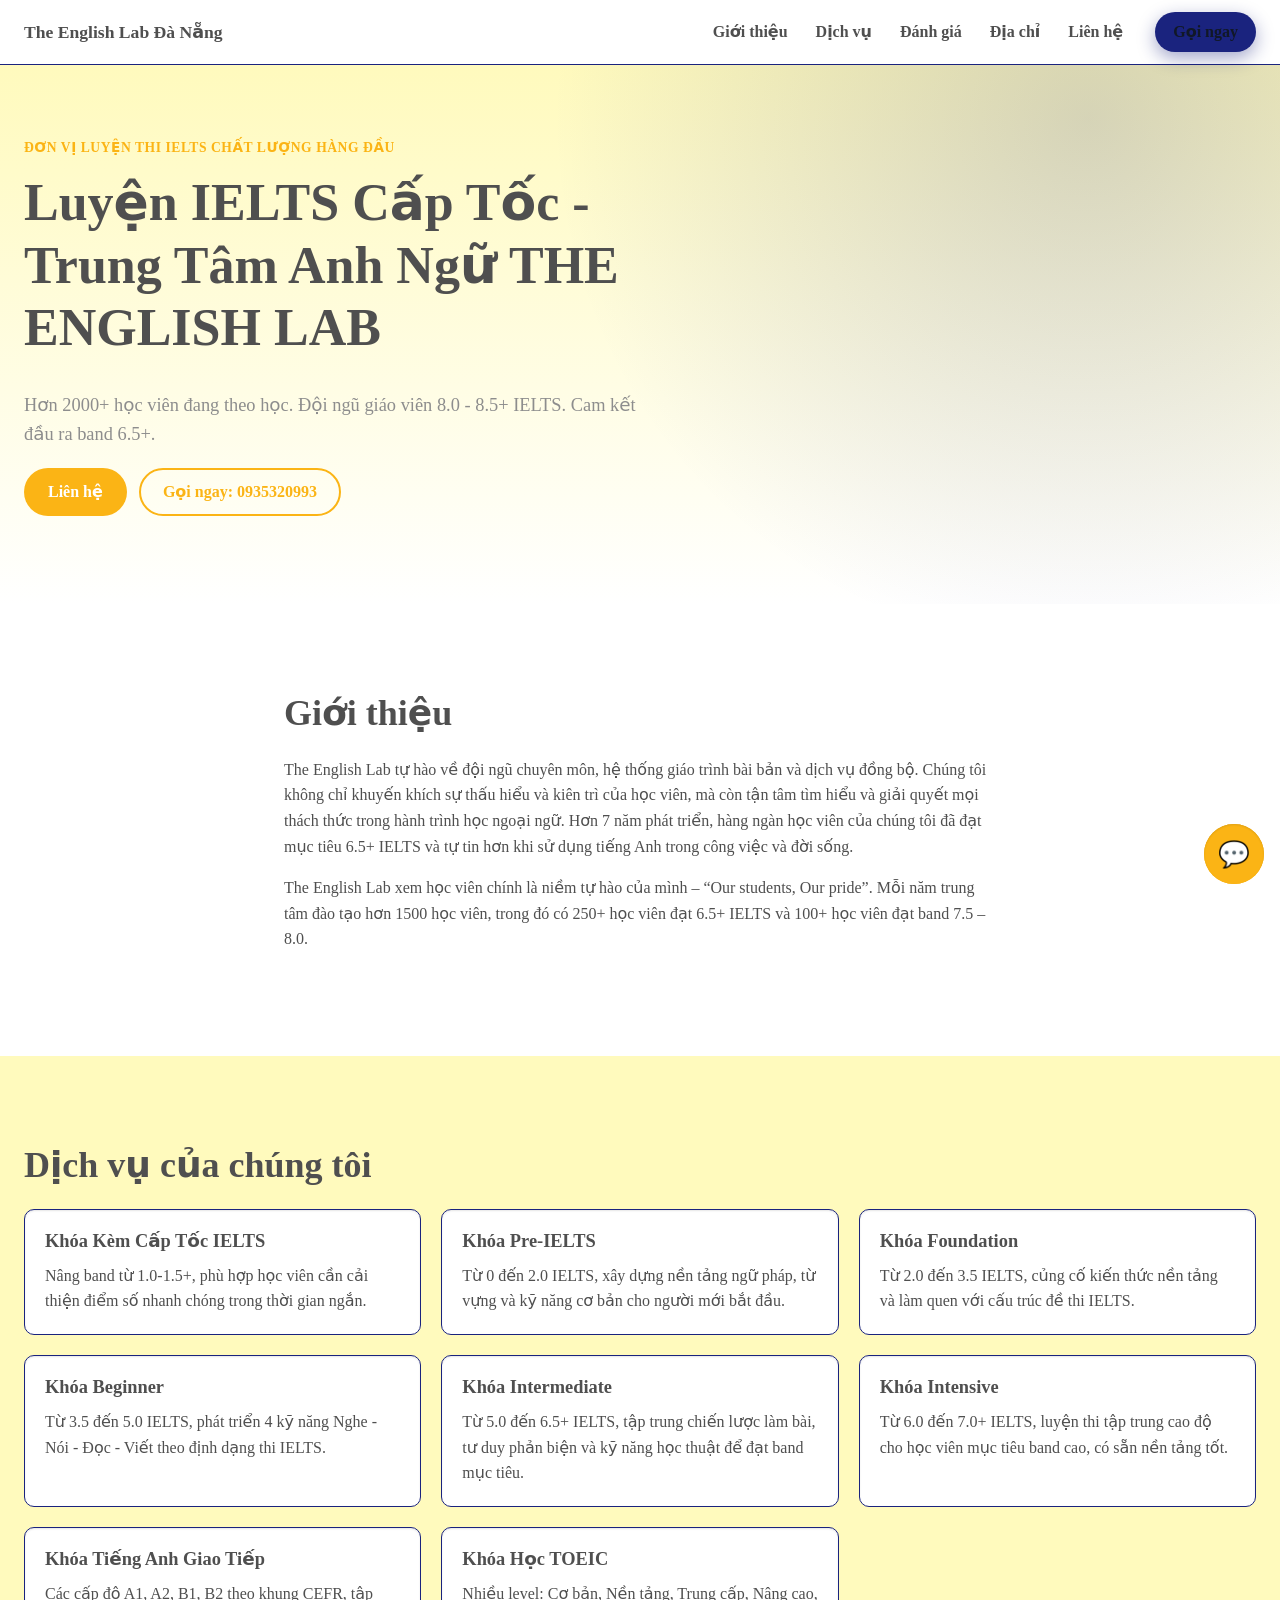
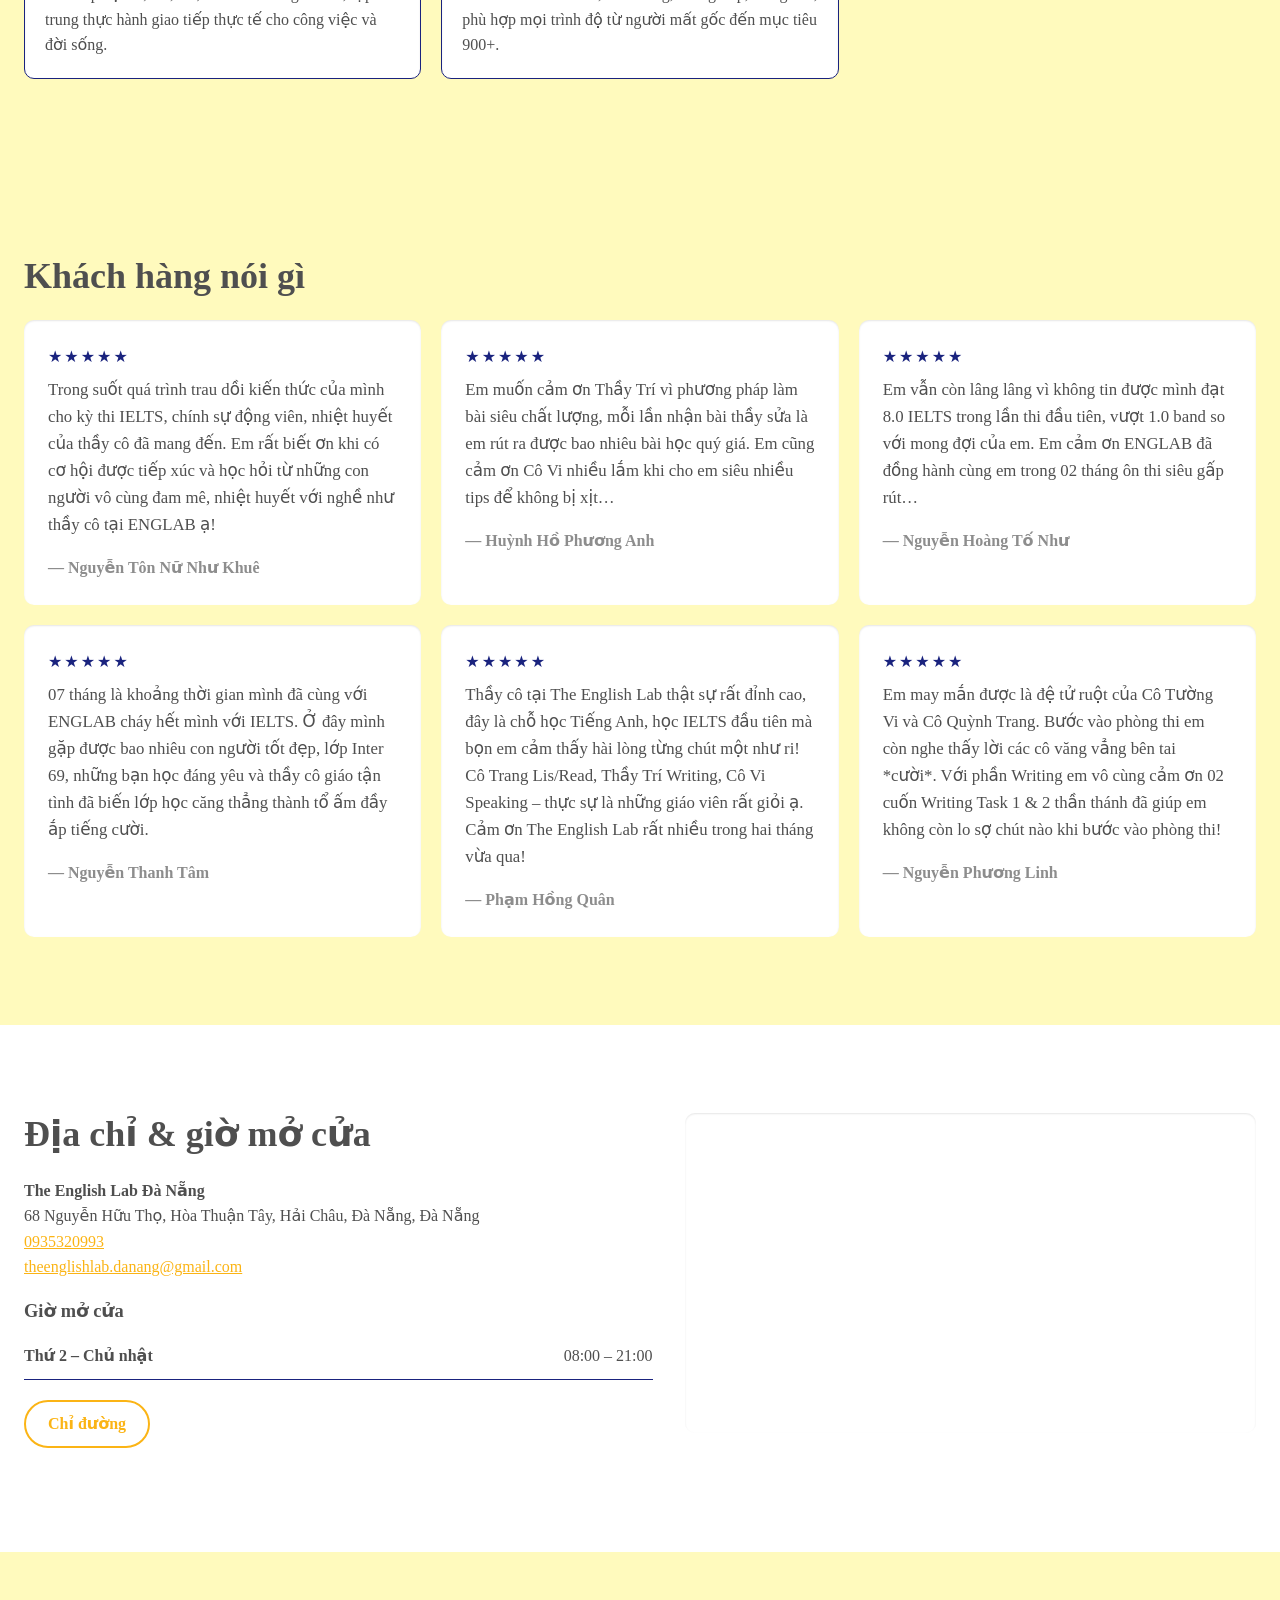
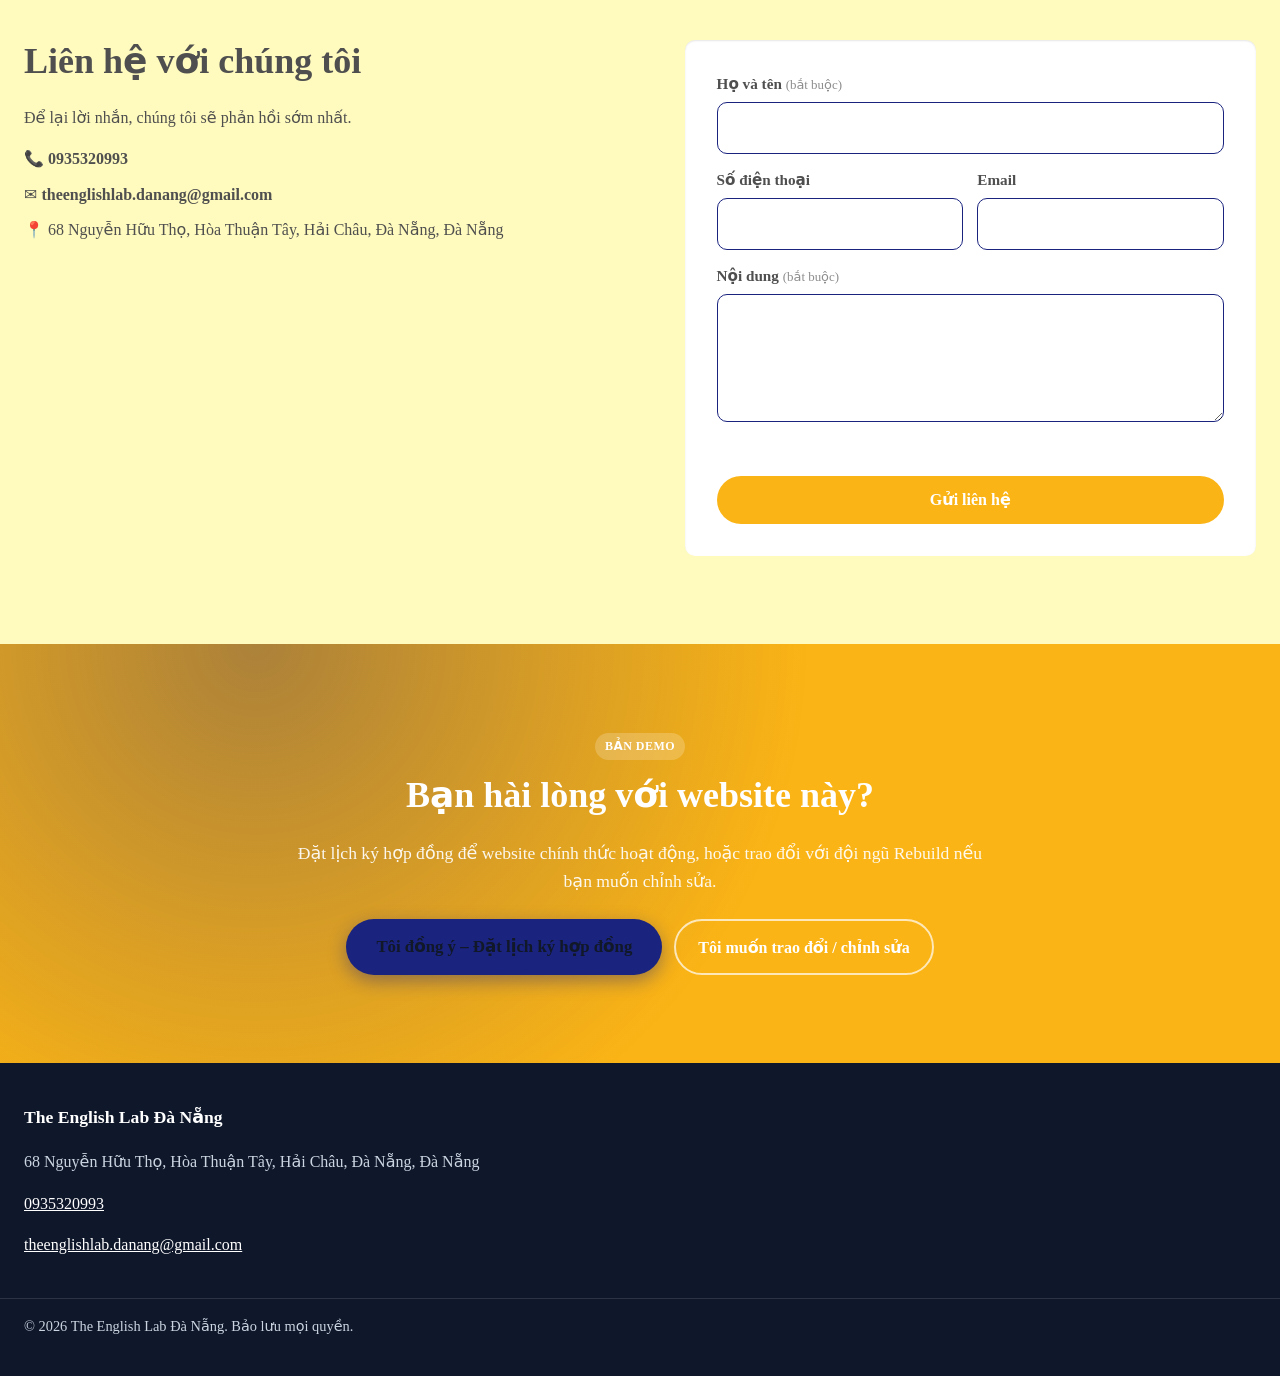
<file: index.html>
<!DOCTYPE html>
<html lang="vi">
<head>
<meta charset="utf-8">
<meta name="viewport" content="width=device-width, initial-scale=1">
<title>The English Lab Đà Nẵng - Trung Tâm Luyện Thi IELTS, TOEIC, Giao Tiếp</title>
<meta name="description" content="Trung tâm Anh ngữ The English Lab Đà Nẵng: Luyện IELTS cấp tốc, Pre-IELTS, Foundation, Beginner, Intermediate, Intensive, TOEIC, Giao tiếp. GV 8.0-8.5+ IELTS. Cam kết đầu">
<meta name="keywords" content="IELTS Đà Nẵng, The English Lab, luyện thi IELTS, khóa học IELTS, TOEIC Đà Nẵng, tiếng Anh giao tiếp, trung tâm tiếng Anh uy tín">
<meta name="robots" content="noindex, nofollow">
<link rel="canonical" href="https://demo-20261028011755-675c3948.demo.rebuild.vn/">
<meta name="theme-color" content="#fbb415">
<meta property="og:type" content="website">
<meta property="og:site_name" content="The English Lab Đà Nẵng">
<meta property="og:title" content="The English Lab Đà Nẵng - Trung Tâm Luyện Thi IELTS, TOEIC, Giao Tiếp">
<meta property="og:description" content="Trung tâm Anh ngữ The English Lab Đà Nẵng: Luyện IELTS cấp tốc, Pre-IELTS, Foundation, Beginner, Intermediate, Intensive, TOEIC, Giao tiếp. GV 8.0-8.5+ IELTS. Cam kết đầu">
<meta property="og:url" content="https://demo-20261028011755-675c3948.demo.rebuild.vn/">
<meta property="og:locale" content="vi_VN">
<meta name="twitter:card" content="summary">
<link rel="preconnect" href="https://api.smess.vn" crossorigin>
<link rel="stylesheet" href="/assets/css/site.css">
<style>:root{--color-primary:#fbb415;--color-accent:#1a237e;--color-text:#4f4f4f;--color-bg:#ffffff;}</style>
<link rel="stylesheet" href="/assets/css/tokens.css"><script type="application/ld+json">{"@context":"https://schema.org","@type":"EducationalOrganization","@id":"https://demo-20261028011755-675c3948.demo.rebuild.vn/#business","name":"The English Lab Đà Nẵng","description":"The English Lab tự hào về đội ngũ chuyên môn, hệ thống giáo trình bài bản và dịch vụ đồng bộ. Hơn 7 năm phát triển, hàng ngàn học viên đã đạt mục tiêu 6.5+ IELTS và tự tin sử dụng tiếng Anh trong công việc và đời sống.","url":"https://demo-20261028011755-675c3948.demo.rebuild.vn/","telephone":"0935320993","email":"theenglishlab.danang@gmail.com","priceRange":"₫₫","address":{"@type":"PostalAddress","streetAddress":"68 Nguyễn Hữu Thọ, Hòa Thuận Tây, Hải Châu","addressLocality":"Đà Nẵng","addressRegion":"Đà Nẵng","addressCountry":"VN"},"openingHoursSpecification":[{"@type":"OpeningHoursSpecification","dayOfWeek":["https://schema.org/Monday","https://schema.org/Tuesday","https://schema.org/Wednesday","https://schema.org/Thursday","https://schema.org/Friday","https://schema.org/Saturday","https://schema.org/Sunday"],"opens":"08:00","closes":"21:00"}],"aggregateRating":{"@type":"AggregateRating","ratingValue":5,"reviewCount":6},"makesOffer":[{"@type":"Offer","itemOffered":{"@type":"Service","name":"Khóa Kèm Cấp Tốc IELTS","description":"Nâng band từ 1.0-1.5+, phù hợp học viên cần cải thiện điểm số nhanh chóng trong thời gian ngắn."}},{"@type":"Offer","itemOffered":{"@type":"Service","name":"Khóa Pre-IELTS","description":"Từ 0 đến 2.0 IELTS, xây dựng nền tảng ngữ pháp, từ vựng và kỹ năng cơ bản cho người mới bắt đầu."}},{"@type":"Offer","itemOffered":{"@type":"Service","name":"Khóa Foundation","description":"Từ 2.0 đến 3.5 IELTS, củng cố kiến thức nền tảng và làm quen với cấu trúc đề thi IELTS."}},{"@type":"Offer","itemOffered":{"@type":"Service","name":"Khóa Beginner","description":"Từ 3.5 đến 5.0 IELTS, phát triển 4 kỹ năng Nghe - Nói - Đọc - Viết theo định dạng thi IELTS."}},{"@type":"Offer","itemOffered":{"@type":"Service","name":"Khóa Intermediate","description":"Từ 5.0 đến 6.5+ IELTS, tập trung chiến lược làm bài, tư duy phản biện và kỹ năng học thuật để đạt band mục tiêu."}},{"@type":"Offer","itemOffered":{"@type":"Service","name":"Khóa Intensive","description":"Từ 6.0 đến 7.0+ IELTS, luyện thi tập trung cao độ cho học viên mục tiêu band cao, có sẵn nền tảng tốt."}},{"@type":"Offer","itemOffered":{"@type":"Service","name":"Khóa Tiếng Anh Giao Tiếp","description":"Các cấp độ A1, A2, B1, B2 theo khung CEFR, tập trung thực hành giao tiếp thực tế cho công việc và đời sống."}},{"@type":"Offer","itemOffered":{"@type":"Service","name":"Khóa Học TOEIC","description":"Nhiều level: Cơ bản, Nền tảng, Trung cấp, Nâng cao, phù hợp mọi trình độ từ người mất gốc đến mục tiêu 900+."}}]}</script>
</head>
<body class="is-demo">
<a class="skip-link" href="#main">Bỏ qua điều hướng</a>
<header class="site-header" data-site-header>
  <div class="container header-inner">
    <a class="brand" href="/" aria-label="The English Lab Đà Nẵng">
            <span class="brand-name">The English Lab Đà Nẵng</span>
    </a>
    <button class="nav-toggle" type="button" aria-expanded="false" aria-controls="site-nav" data-nav-toggle>
      <span class="nav-toggle-bar" aria-hidden="true"></span>
      <span class="visually-hidden">Menu</span>
    </button>
    <nav id="site-nav" class="site-nav" aria-label="Menu" data-site-nav>
      <ul>
                <li><a href="#about">Giới thiệu</a></li>
                <li><a href="#services">Dịch vụ</a></li>
                <li><a href="#testimonials">Đánh giá</a></li>
                <li><a href="#location">Địa chỉ</a></li>
                <li><a href="#contact">Liên hệ</a></li>
              </ul>
      <a class="btn btn-small btn-accent header-call" href="tel:0935320993">Gọi ngay</a>    </nav>
  </div>
</header>
<main id="main">
<section class="hero" id="top" aria-labelledby="hero-title">
  <div class="container hero-inner">
    <div class="hero-copy">
      <p class="eyebrow">Đơn vị luyện thi IELTS chất lượng hàng đầu</p>      <h1 id="hero-title">Luyện IELTS Cấp Tốc - Trung Tâm Anh Ngữ THE ENGLISH LAB</h1>
      <p class="lead">Hơn 2000+ học viên đang theo học. Đội ngũ giáo viên 8.0 - 8.5+ IELTS. Cam kết đầu ra band 6.5+.</p>      <div class="hero-actions">
        <a class="btn btn-primary" href="#contact">Liên hệ</a>
        <a class="btn btn-outline" href="tel:0935320993">Gọi ngay: 0935320993</a>      </div>
            <div class="demo-cta-bar" role="region" aria-label="Bạn hài lòng với website này?" data-smeup-cta-reveal hidden>
        <span class="badge">Bản demo</span>
        <p class="demo-cta-bar-title">Bạn hài lòng với website này?</p>
        <div class="demo-cta-actions">
          <button type="button" class="btn btn-accent" data-smeup-cta="contract" data-cta-placement="hero">Tôi đồng ý – Đặt lịch ký hợp đồng</button>
          <button type="button" class="btn btn-link" data-smeup-cta="cooperation" data-cta-placement="hero">Tôi muốn trao đổi / chỉnh sửa</button>
        </div>
      </div>
          </div>
      </div>
</section>
<section class="section about" id="about" aria-labelledby="about-title">
  <div class="container about-inner narrow">
    <div class="about-copy">
      <h2 id="about-title">Giới thiệu</h2>
            <p>The English Lab tự hào về đội ngũ chuyên môn, hệ thống giáo trình bài bản và dịch vụ đồng bộ. Chúng tôi không chỉ khuyến khích sự thấu hiểu và kiên trì của học viên, mà còn tận tâm tìm hiểu và giải quyết mọi thách thức trong hành trình học ngoại ngữ. Hơn 7 năm phát triển, hàng ngàn học viên của chúng tôi đã đạt mục tiêu 6.5+ IELTS và tự tin hơn khi sử dụng tiếng Anh trong công việc và đời sống.</p>
            <p>The English Lab xem học viên chính là niềm tự hào của mình – “Our students, Our pride”. Mỗi năm trung tâm đào tạo hơn 1500 học viên, trong đó có 250+ học viên đạt 6.5+ IELTS và 100+ học viên đạt band 7.5 – 8.0.</p>
          </div>
      </div>
</section>
<section class="section services alt" id="services" aria-labelledby="services-title">
  <div class="container">
    <h2 id="services-title">Dịch vụ của chúng tôi</h2>
    <ul class="card-grid" role="list">
            <li class="card">
                <div class="card-body">
          <h3>Khóa Kèm Cấp Tốc IELTS</h3>
          <p>Nâng band từ 1.0-1.5+, phù hợp học viên cần cải thiện điểm số nhanh chóng trong thời gian ngắn.</p>                  </div>
      </li>
            <li class="card">
                <div class="card-body">
          <h3>Khóa Pre-IELTS</h3>
          <p>Từ 0 đến 2.0 IELTS, xây dựng nền tảng ngữ pháp, từ vựng và kỹ năng cơ bản cho người mới bắt đầu.</p>                  </div>
      </li>
            <li class="card">
                <div class="card-body">
          <h3>Khóa Foundation</h3>
          <p>Từ 2.0 đến 3.5 IELTS, củng cố kiến thức nền tảng và làm quen với cấu trúc đề thi IELTS.</p>                  </div>
      </li>
            <li class="card">
                <div class="card-body">
          <h3>Khóa Beginner</h3>
          <p>Từ 3.5 đến 5.0 IELTS, phát triển 4 kỹ năng Nghe - Nói - Đọc - Viết theo định dạng thi IELTS.</p>                  </div>
      </li>
            <li class="card">
                <div class="card-body">
          <h3>Khóa Intermediate</h3>
          <p>Từ 5.0 đến 6.5+ IELTS, tập trung chiến lược làm bài, tư duy phản biện và kỹ năng học thuật để đạt band mục tiêu.</p>                  </div>
      </li>
            <li class="card">
                <div class="card-body">
          <h3>Khóa Intensive</h3>
          <p>Từ 6.0 đến 7.0+ IELTS, luyện thi tập trung cao độ cho học viên mục tiêu band cao, có sẵn nền tảng tốt.</p>                  </div>
      </li>
            <li class="card">
                <div class="card-body">
          <h3>Khóa Tiếng Anh Giao Tiếp</h3>
          <p>Các cấp độ A1, A2, B1, B2 theo khung CEFR, tập trung thực hành giao tiếp thực tế cho công việc và đời sống.</p>                  </div>
      </li>
            <li class="card">
                <div class="card-body">
          <h3>Khóa Học TOEIC</h3>
          <p>Nhiều level: Cơ bản, Nền tảng, Trung cấp, Nâng cao, phù hợp mọi trình độ từ người mất gốc đến mục tiêu 900+.</p>                  </div>
      </li>
          </ul>
  </div>
</section>
<section class="section testimonials alt" id="testimonials" aria-labelledby="testimonials-title">
  <div class="container">
    <h2 id="testimonials-title">Khách hàng nói gì</h2>
    <ul class="testimonial-grid" role="list">
            <li>
        <figure class="testimonial">
          <p class="stars" aria-label="Đánh giá 5/5">★★★★★</p>          <blockquote><p>Trong suốt quá trình trau dồi kiến thức của mình cho kỳ thi IELTS, chính sự động viên, nhiệt huyết của thầy cô đã mang đến. Em rất biết ơn khi có cơ hội được tiếp xúc và học hỏi từ những con người vô cùng đam mê, nhiệt huyết với nghề như thầy cô tại ENGLAB ạ!</p></blockquote>
          <figcaption>— Nguyễn Tôn Nữ Như Khuê</figcaption>
        </figure>
      </li>
            <li>
        <figure class="testimonial">
          <p class="stars" aria-label="Đánh giá 5/5">★★★★★</p>          <blockquote><p>Em muốn cảm ơn Thầy Trí vì phương pháp làm bài siêu chất lượng, mỗi lần nhận bài thầy sửa là em rút ra được bao nhiêu bài học quý giá. Em cũng cảm ơn Cô Vi nhiều lắm khi cho em siêu nhiều tips để không bị xịt…</p></blockquote>
          <figcaption>— Huỳnh Hồ Phương Anh</figcaption>
        </figure>
      </li>
            <li>
        <figure class="testimonial">
          <p class="stars" aria-label="Đánh giá 5/5">★★★★★</p>          <blockquote><p>Em vẫn còn lâng lâng vì không tin được mình đạt 8.0 IELTS trong lần thi đầu tiên, vượt 1.0 band so với mong đợi của em. Em cảm ơn ENGLAB đã đồng hành cùng em trong 02 tháng ôn thi siêu gấp rút…</p></blockquote>
          <figcaption>— Nguyễn Hoàng Tố Như</figcaption>
        </figure>
      </li>
            <li>
        <figure class="testimonial">
          <p class="stars" aria-label="Đánh giá 5/5">★★★★★</p>          <blockquote><p>07 tháng là khoảng thời gian mình đã cùng với ENGLAB cháy hết mình với IELTS. Ở đây mình gặp được bao nhiêu con người tốt đẹp, lớp Inter 69, những bạn học đáng yêu và thầy cô giáo tận tình đã biến lớp học căng thẳng thành tổ ấm đầy ắp tiếng cười.</p></blockquote>
          <figcaption>— Nguyễn Thanh Tâm</figcaption>
        </figure>
      </li>
            <li>
        <figure class="testimonial">
          <p class="stars" aria-label="Đánh giá 5/5">★★★★★</p>          <blockquote><p>Thầy cô tại The English Lab thật sự rất đỉnh cao, đây là chỗ học Tiếng Anh, học IELTS đầu tiên mà bọn em cảm thấy hài lòng từng chút một như ri! Cô Trang Lis/Read, Thầy Trí Writing, Cô Vi Speaking – thực sự là những giáo viên rất giỏi ạ. Cảm ơn The English Lab rất nhiều trong hai tháng vừa qua!</p></blockquote>
          <figcaption>— Phạm Hồng Quân</figcaption>
        </figure>
      </li>
            <li>
        <figure class="testimonial">
          <p class="stars" aria-label="Đánh giá 5/5">★★★★★</p>          <blockquote><p>Em may mắn được là đệ tử ruột của Cô Tường Vi và Cô Quỳnh Trang. Bước vào phòng thi em còn nghe thấy lời các cô văng vẳng bên tai *cười*. Với phần Writing em vô cùng cảm ơn 02 cuốn Writing Task 1 &amp; 2 thần thánh đã giúp em không còn lo sợ chút nào khi bước vào phòng thi!</p></blockquote>
          <figcaption>— Nguyễn Phương Linh</figcaption>
        </figure>
      </li>
          </ul>
  </div>
</section>
<section class="section location" id="location" aria-labelledby="location-title">
  <div class="container location-inner">
    <div class="location-copy">
      <h2 id="location-title">Địa chỉ &amp; giờ mở cửa</h2>
            <address>
        <strong>The English Lab Đà Nẵng</strong><br>
        68 Nguyễn Hữu Thọ, Hòa Thuận Tây, Hải Châu, Đà Nẵng, Đà Nẵng<br>
        <a href="tel:0935320993">0935320993</a><br>        <a href="mailto:theenglishlab.danang@gmail.com">theenglishlab.danang@gmail.com</a>      </address>
                  <h3>Giờ mở cửa</h3>
      <dl class="hours">
                <div><dt>Thứ 2 – Chủ nhật</dt><dd>08:00 – 21:00</dd></div>
              </dl>
            <p><a class="btn btn-outline" href="https://www.google.com/maps/search/?api=1&amp;query=68%20Nguy%E1%BB%85n%20H%E1%BB%AFu%20Th%E1%BB%8D%2C%20H%C3%B2a%20Thu%E1%BA%ADn%20T%C3%A2y%2C%20H%E1%BA%A3i%20Ch%C3%A2u%2C%20%C4%90%C3%A0%20N%E1%BA%B5ng%2C%20%C4%90%C3%A0%20N%E1%BA%B5ng" target="_blank" rel="noopener">Chỉ đường</a></p>    </div>
        <div class="map">
      <iframe src="https://www.google.com/maps?output=embed&amp;q=68%20Nguy%E1%BB%85n%20H%E1%BB%AFu%20Th%E1%BB%8D%2C%20H%C3%B2a%20Thu%E1%BA%ADn%20T%C3%A2y%2C%20H%E1%BA%A3i%20Ch%C3%A2u%2C%20%C4%90%C3%A0%20N%E1%BA%B5ng%2C%20%C4%90%C3%A0%20N%E1%BA%B5ng" title="Địa chỉ &amp; giờ mở cửa" loading="lazy" referrerpolicy="no-referrer-when-downgrade" allowfullscreen></iframe>
    </div>
      </div>
</section>
<section class="section contact alt" id="contact" aria-labelledby="contact-title">
  <div class="container contact-inner">
    <div class="contact-copy">
      <h2 id="contact-title">Liên hệ với chúng tôi</h2>
      <p>Để lại lời nhắn, chúng tôi sẽ phản hồi sớm nhất.</p>
      <ul class="contact-list" role="list">
        <li><a href="tel:0935320993">📞 0935320993</a></li>        <li><a href="mailto:theenglishlab.danang@gmail.com">✉️ theenglishlab.danang@gmail.com</a></li>        <li>📍 68 Nguyễn Hữu Thọ, Hòa Thuận Tây, Hải Châu, Đà Nẵng, Đà Nẵng</li>      </ul>
    </div>
    <form class="lead-form" id="contact-form" data-smeup-form="contact_form" data-message-required="true" novalidate>
      <div class="field">
  <label for="contact-name">Họ và tên <span class="req">(bắt buộc)</span></label>
  <input id="contact-name" name="name" type="text" autocomplete="name" maxlength="255" required>
</div>
<div class="field-row">
  <div class="field">
    <label for="contact-phone">Số điện thoại</label>
    <input id="contact-phone" name="phone" type="tel" autocomplete="tel" inputmode="tel" maxlength="20">
  </div>
  <div class="field">
    <label for="contact-email">Email</label>
    <input id="contact-email" name="email" type="email" autocomplete="email" maxlength="255">
  </div>
</div>
<div class="field">
  <label for="contact-message">Nội dung <span class="req">(bắt buộc)</span></label>
  <textarea id="contact-message" name="message" rows="4" maxlength="5000" required></textarea>
</div><div class="hp" aria-hidden="true">
  <label for="contact-website">Website</label>
  <input id="contact-website" name="website" type="text" tabindex="-1" autocomplete="off">
</div>
<p class="form-status" role="status" aria-live="polite" data-form-status></p>
      <button class="btn btn-primary btn-block" type="submit" data-label="Gửi liên hệ">Gửi liên hệ</button>
    </form>
  </div>
</section>
<section class="section demo-cta" id="demo-cta" aria-labelledby="demo-cta-title">
  <div class="container narrow">
    <span class="badge badge-light">Bản demo</span>
    <h2 id="demo-cta-title">Bạn hài lòng với website này?</h2>
    <p>Đặt lịch ký hợp đồng để website chính thức hoạt động, hoặc trao đổi với đội ngũ Rebuild nếu bạn muốn chỉnh sửa.</p>
    <div class="demo-cta-actions">
      <button type="button" class="btn btn-accent btn-large" data-smeup-cta="contract" data-cta-placement="final">Tôi đồng ý – Đặt lịch ký hợp đồng</button>
      <button type="button" class="btn btn-ghost" data-smeup-cta="cooperation" data-cta-placement="final">Tôi muốn trao đổi / chỉnh sửa</button>
    </div>
  </div>
</section>
</main>
<footer class="site-footer">
  <div class="container footer-inner">
    <div>
      <p class="brand-name">The English Lab Đà Nẵng</p>
      <p>68 Nguyễn Hữu Thọ, Hòa Thuận Tây, Hải Châu, Đà Nẵng, Đà Nẵng</p>      <p><a href="tel:0935320993">0935320993</a></p>      <p><a href="mailto:theenglishlab.danang@gmail.com">theenglishlab.danang@gmail.com</a></p>    </div>
      </div>
  <div class="container footer-bottom">
    <p>© <span data-year>2026</span> The English Lab Đà Nẵng. Bảo lưu mọi quyền.</p>
  </div>
</footer>
<dialog class="cta-dialog" id="smeup-dialog-contract" aria-labelledby="smeup-dialog-contract-title" data-smeup-dialog="contract">
  <form class="lead-form" data-smeup-form="demo_contract_request" data-message-required="false" novalidate>
    <button class="dialog-close" type="button" data-dialog-close aria-label="Đóng">×</button>
    <h2 id="smeup-dialog-contract-title">Đặt lịch ký hợp đồng</h2>
    <p>Để lại thông tin, đội ngũ Rebuild sẽ gọi lại để chốt lịch ký hợp đồng và đưa website lên tên miền của bạn.</p>
    <div class="field">
  <label for="contract-name">Họ và tên <span class="req">(bắt buộc)</span></label>
  <input id="contract-name" name="name" type="text" autocomplete="name" maxlength="255" required>
</div>
<div class="field-row">
  <div class="field">
    <label for="contract-phone">Số điện thoại</label>
    <input id="contract-phone" name="phone" type="tel" autocomplete="tel" inputmode="tel" maxlength="20">
  </div>
  <div class="field">
    <label for="contract-email">Email</label>
    <input id="contract-email" name="email" type="email" autocomplete="email" maxlength="255">
  </div>
</div>
<div class="field">
  <label for="contract-message">Thời gian thuận tiện / ghi chú (không bắt buộc)</label>
  <textarea id="contract-message" name="message" rows="4" maxlength="5000"></textarea>
</div><div class="hp" aria-hidden="true">
  <label for="contract-website">Website</label>
  <input id="contract-website" name="website" type="text" tabindex="-1" autocomplete="off">
</div>
<p class="form-status" role="status" aria-live="polite" data-form-status></p>
    <button class="btn btn-accent btn-block" type="submit" data-label="Gửi yêu cầu ký hợp đồng">Gửi yêu cầu ký hợp đồng</button>
  </form>
</dialog>
<dialog class="cta-dialog" id="smeup-dialog-cooperation" aria-labelledby="smeup-dialog-cooperation-title" data-smeup-dialog="cooperation">
  <form class="lead-form" data-smeup-form="demo_cooperation_request" data-message-required="true" novalidate>
    <button class="dialog-close" type="button" data-dialog-close aria-label="Đóng">×</button>
    <h2 id="smeup-dialog-cooperation-title">Trao đổi với đội ngũ Rebuild</h2>
    <p>Bạn muốn thay đổi gì, hoặc cần thêm thông tin? Hãy cho chúng tôi biết.</p>
    <div class="field">
  <label for="cooperation-name">Họ và tên <span class="req">(bắt buộc)</span></label>
  <input id="cooperation-name" name="name" type="text" autocomplete="name" maxlength="255" required>
</div>
<div class="field-row">
  <div class="field">
    <label for="cooperation-phone">Số điện thoại</label>
    <input id="cooperation-phone" name="phone" type="tel" autocomplete="tel" inputmode="tel" maxlength="20">
  </div>
  <div class="field">
    <label for="cooperation-email">Email</label>
    <input id="cooperation-email" name="email" type="email" autocomplete="email" maxlength="255">
  </div>
</div>
<div class="field">
  <label for="cooperation-message">Bạn muốn chỉnh sửa hoặc hỏi điều gì? <span class="req">(bắt buộc)</span></label>
  <textarea id="cooperation-message" name="message" rows="4" maxlength="5000" required></textarea>
</div><div class="hp" aria-hidden="true">
  <label for="cooperation-website">Website</label>
  <input id="cooperation-website" name="website" type="text" tabindex="-1" autocomplete="off">
</div>
<p class="form-status" role="status" aria-live="polite" data-form-status></p>
    <button class="btn btn-primary btn-block" type="submit" data-label="Gửi yêu cầu">Gửi yêu cầu</button>
  </form>
</dialog>
<script src="/assets/js/site-config.js"></script>
<script src="/assets/js/smeup-core.js" defer></script>
<script src="/assets/js/contact-form.js" defer></script>
<script src="/assets/js/livechat.js" defer></script>
<script src="/assets/js/demo-cta.js" defer></script>
<script src="/assets/js/site.js" defer></script>
</body>
</html>
</file>
<file: assets/css/site.css>
/*
 * Rebuild website template — mobile-first, no framework.
 * Brand colors come from business data as CSS custom properties set in <head>:
 * --color-primary, --color-accent, --color-text, --color-bg.
 */
:root {
  --color-primary: #0f766e;
  --color-accent: #f59e0b;
  --color-text: #1f2937;
  --color-bg: #ffffff;
  --color-muted: color-mix(in srgb, var(--color-text) 65%, var(--color-bg));
  --color-surface: color-mix(in srgb, var(--color-primary) 6%, var(--color-bg));
  --color-border: color-mix(in srgb, var(--color-text) 14%, var(--color-bg));
  --color-success: #15803d;
  --color-error: #b91c1c;
  --radius: 14px;
  --shadow: 0 10px 30px rgb(15 23 42 / 0.08);
  --container: 1120px;
  --gutter: 16px;
  --font: system-ui, -apple-system, "Segoe UI", Roboto, "Helvetica Neue", Arial, "Noto Sans", sans-serif;
}

*,
*::before,
*::after {
  box-sizing: border-box;
}

html {
  scroll-behavior: smooth;
  scroll-padding-top: 72px;
  -webkit-text-size-adjust: 100%;
}

body {
  margin: 0;
  font-family: var(--font);
  font-size: 1rem;
  line-height: 1.6;
  color: var(--color-text);
  background: var(--color-bg);
}

img {
  display: block;
  max-width: 100%;
  height: auto;
}

a {
  color: var(--color-primary);
}

h1,
h2,
h3 {
  line-height: 1.2;
  margin: 0 0 0.6em;
}

h1 {
  font-size: clamp(2rem, 6vw, 3.25rem);
}

h2 {
  font-size: clamp(1.6rem, 4vw, 2.25rem);
}

h3 {
  font-size: 1.15rem;
}

p {
  margin: 0 0 1em;
}

:focus-visible {
  outline: 3px solid var(--color-accent);
  outline-offset: 2px;
}

.container {
  width: 100%;
  max-width: var(--container);
  margin: 0 auto;
  padding: 0 var(--gutter);
}

.narrow {
  max-width: 760px;
}

.visually-hidden,
.hp {
  position: absolute !important;
  width: 1px;
  height: 1px;
  padding: 0;
  margin: -1px;
  overflow: hidden;
  clip: rect(0 0 0 0);
  white-space: nowrap;
  border: 0;
}

.skip-link {
  position: absolute;
  left: var(--gutter);
  top: -100px;
  z-index: 100;
  padding: 8px 14px;
  background: var(--color-text);
  color: var(--color-bg);
  border-radius: 8px;
}

.skip-link:focus {
  top: 8px;
}

/* Buttons */
.btn {
  display: inline-flex;
  align-items: center;
  justify-content: center;
  gap: 8px;
  min-height: 48px;
  padding: 12px 22px;
  border: 2px solid transparent;
  border-radius: 999px;
  font: inherit;
  font-weight: 600;
  line-height: 1.2;
  text-align: center;
  text-decoration: none;
  cursor: pointer;
  transition: transform 0.15s ease, background-color 0.15s ease, box-shadow 0.15s ease;
}

.btn:hover {
  transform: translateY(-1px);
}

.btn:disabled,
.btn[aria-disabled="true"] {
  opacity: 0.65;
  cursor: progress;
  transform: none;
}

.btn-primary {
  background: var(--color-primary);
  color: #fff;
}

.btn-accent {
  background: var(--color-accent);
  color: #111827;
  box-shadow: 0 6px 18px color-mix(in srgb, var(--color-accent) 40%, transparent);
}

.btn-outline {
  border-color: var(--color-primary);
  color: var(--color-primary);
  background: transparent;
}

.btn-ghost {
  border-color: rgb(255 255 255 / 0.7);
  color: #fff;
  background: transparent;
}

.btn-link {
  background: transparent;
  color: var(--color-primary);
  text-decoration: underline;
  padding-inline: 8px;
}

.btn-small {
  min-height: 40px;
  padding: 8px 16px;
}

.btn-large {
  min-height: 56px;
  padding: 16px 28px;
  font-size: 1.05rem;
}

.btn-block {
  width: 100%;
}

.badge {
  display: inline-block;
  padding: 4px 10px;
  border-radius: 999px;
  background: var(--color-accent);
  color: #111827;
  font-size: 0.75rem;
  font-weight: 700;
  letter-spacing: 0.04em;
  text-transform: uppercase;
}

.badge-light {
  background: rgb(255 255 255 / 0.2);
  color: #fff;
}

/* Header */
.site-header {
  position: sticky;
  top: 0;
  z-index: 50;
  background: color-mix(in srgb, var(--color-bg) 92%, transparent);
  backdrop-filter: blur(8px);
  border-bottom: 1px solid var(--color-border);
}

.header-inner {
  display: flex;
  align-items: center;
  justify-content: space-between;
  min-height: 64px;
  gap: 12px;
}

.brand {
  display: flex;
  align-items: center;
  gap: 10px;
  color: var(--color-text);
  text-decoration: none;
  min-width: 0;
}

.brand img {
  width: 40px;
  height: 40px;
  object-fit: contain;
}

.brand-name {
  font-weight: 800;
  font-size: 1.1rem;
  overflow: hidden;
  text-overflow: ellipsis;
  white-space: nowrap;
}

.nav-toggle {
  display: inline-flex;
  align-items: center;
  justify-content: center;
  width: 44px;
  height: 44px;
  border: 1px solid var(--color-border);
  border-radius: 10px;
  background: var(--color-bg);
  cursor: pointer;
}

.nav-toggle-bar,
.nav-toggle-bar::before,
.nav-toggle-bar::after {
  display: block;
  width: 20px;
  height: 2px;
  background: var(--color-text);
  border-radius: 2px;
  content: "";
  position: relative;
}

.nav-toggle-bar::before {
  position: absolute;
  top: -6px;
}

.nav-toggle-bar::after {
  position: absolute;
  top: 6px;
}

.site-nav {
  position: absolute;
  top: 100%;
  left: 0;
  right: 0;
  display: none;
  padding: 8px var(--gutter) 16px;
  background: var(--color-bg);
  border-bottom: 1px solid var(--color-border);
  box-shadow: var(--shadow);
}

.site-nav.is-open {
  display: block;
}

.site-nav ul {
  list-style: none;
  margin: 0 0 12px;
  padding: 0;
}

.site-nav li a {
  display: block;
  padding: 12px 4px;
  color: var(--color-text);
  font-weight: 600;
  text-decoration: none;
  border-bottom: 1px solid var(--color-border);
}

/* Hero */
.hero {
  padding: 40px 0 56px;
  background:
    radial-gradient(circle at 85% 10%, color-mix(in srgb, var(--color-accent) 18%, transparent), transparent 45%),
    linear-gradient(180deg, var(--color-surface), var(--color-bg));
}

.hero-inner {
  display: grid;
  gap: 32px;
  align-items: center;
}

.eyebrow {
  color: var(--color-primary);
  font-weight: 700;
  letter-spacing: 0.04em;
  text-transform: uppercase;
  font-size: 0.85rem;
}

.lead {
  font-size: 1.15rem;
  color: var(--color-muted);
}

.hero-actions,
.demo-cta-actions {
  display: flex;
  flex-wrap: wrap;
  gap: 12px;
}

.hero-actions .btn,
.demo-cta-actions .btn {
  flex: 1 1 100%;
}

.hero-media img {
  width: 100%;
  border-radius: calc(var(--radius) * 1.5);
  box-shadow: var(--shadow);
  aspect-ratio: 4 / 3;
  object-fit: cover;
}

.demo-cta-bar {
  margin-top: 28px;
  padding: 18px;
  border: 2px dashed color-mix(in srgb, var(--color-accent) 70%, transparent);
  border-radius: var(--radius);
  background: color-mix(in srgb, var(--color-accent) 8%, var(--color-bg));
}

.demo-cta-bar.is-revealed {
  animation: demo-cta-reveal 0.4s ease-out;
}

@keyframes demo-cta-reveal {
  from {
    opacity: 0;
    transform: translateY(8px);
  }
}

.demo-cta-bar-title {
  margin: 8px 0 12px;
  font-weight: 700;
}

/* Sections */
.section {
  padding: 56px 0;
}

.section.alt {
  background: var(--color-surface);
}

.about-inner,
.location-inner,
.contact-inner {
  display: grid;
  gap: 32px;
  align-items: start;
}

.about-media,
.card img,
.gallery-grid img {
  border-radius: var(--radius);
  object-fit: cover;
}

.card-grid,
.gallery-grid,
.testimonial-grid,
.contact-list,
.social {
  list-style: none;
  margin: 0;
  padding: 0;
}

.card-grid {
  display: grid;
  gap: 20px;
}

.card {
  overflow: hidden;
  background: var(--color-bg);
  border: 1px solid var(--color-border);
  border-radius: var(--radius);
  box-shadow: var(--shadow);
}

.card img {
  width: 100%;
  aspect-ratio: 3 / 2;
  border-radius: 0;
}

.card-body {
  padding: 20px;
}

.card-body p:last-child {
  margin-bottom: 0;
}

.price {
  color: var(--color-primary);
  font-weight: 700;
}

.gallery-grid {
  display: grid;
  grid-template-columns: repeat(2, 1fr);
  gap: 12px;
}

.gallery-grid img {
  width: 100%;
  aspect-ratio: 4 / 3;
}

.testimonial-grid {
  display: grid;
  gap: 20px;
}

.testimonial {
  height: 100%;
  margin: 0;
  padding: 24px;
  background: var(--color-bg);
  border-radius: var(--radius);
  box-shadow: var(--shadow);
}

.testimonial blockquote {
  margin: 0 0 12px;
  font-size: 1.05rem;
}

.testimonial figcaption {
  color: var(--color-muted);
  font-weight: 600;
}

.stars {
  margin: 0 0 8px;
  color: var(--color-accent);
  letter-spacing: 2px;
}

address {
  font-style: normal;
  margin-bottom: 20px;
}

.hours {
  margin: 0 0 20px;
}

.hours div {
  display: flex;
  justify-content: space-between;
  gap: 16px;
  padding: 10px 0;
  border-bottom: 1px solid var(--color-border);
}

.hours dt {
  font-weight: 600;
}

.hours dd {
  margin: 0;
  white-space: nowrap;
}

.map iframe {
  width: 100%;
  height: 320px;
  border: 0;
  border-radius: var(--radius);
  box-shadow: var(--shadow);
}

.contact-list li {
  margin-bottom: 10px;
}

.contact-list a {
  color: var(--color-text);
  font-weight: 600;
  text-decoration: none;
}

/* Forms */
.lead-form {
  padding: 24px 20px;
  background: var(--color-bg);
  border-radius: var(--radius);
  box-shadow: var(--shadow);
}

.field {
  display: grid;
  gap: 6px;
  margin-bottom: 14px;
}

.field-row {
  display: grid;
  gap: 0 14px;
}

.field label {
  font-weight: 600;
  font-size: 0.95rem;
}

.req {
  color: var(--color-muted);
  font-weight: 400;
  font-size: 0.85em;
}

.field input,
.field textarea {
  width: 100%;
  min-height: 48px;
  padding: 12px 14px;
  border: 1px solid var(--color-border);
  border-radius: 10px;
  background: var(--color-bg);
  color: var(--color-text);
  font: inherit;
  font-size: 16px; /* no iOS zoom on focus */
}

.field textarea {
  resize: vertical;
}

.field input:focus,
.field textarea:focus {
  border-color: var(--color-primary);
  outline: 2px solid color-mix(in srgb, var(--color-primary) 25%, transparent);
  outline-offset: 0;
}

.field [aria-invalid="true"] {
  border-color: var(--color-error);
}

.form-status {
  min-height: 1.6em;
  margin: 4px 0 14px;
  font-weight: 600;
}

.lead-form[data-state="success"] .form-status {
  color: var(--color-success);
}

.lead-form[data-state="error"] .form-status {
  color: var(--color-error);
}

.lead-form[data-state="loading"] .btn[type="submit"]::before {
  content: "";
  width: 16px;
  height: 16px;
  border: 2px solid currentColor;
  border-right-color: transparent;
  border-radius: 50%;
  animation: spin 0.8s linear infinite;
}

@keyframes spin {
  to {
    transform: rotate(360deg);
  }
}

/* Demo CTA */
.demo-cta {
  text-align: center;
  color: #fff;
  background:
    radial-gradient(circle at 20% 0%, color-mix(in srgb, var(--color-accent) 35%, transparent), transparent 50%),
    var(--color-primary);
}

.demo-cta h2 {
  margin-top: 14px;
}

.demo-cta p {
  font-size: 1.1rem;
  opacity: 0.92;
}

.demo-cta .demo-cta-actions {
  justify-content: center;
  margin-top: 24px;
}

.cta-dialog {
  width: min(560px, calc(100% - 2 * var(--gutter)));
  max-height: calc(100dvh - 32px);
  padding: 0;
  border: 0;
  border-radius: calc(var(--radius) * 1.3);
  box-shadow: 0 30px 80px rgb(15 23 42 / 0.35);
  color: var(--color-text);
}

.cta-dialog::backdrop {
  background: rgb(15 23 42 / 0.55);
}

.cta-dialog .lead-form {
  position: relative;
  box-shadow: none;
  padding: 28px 22px 22px;
}

.cta-dialog h2 {
  font-size: 1.4rem;
  padding-right: 32px;
}

.dialog-close {
  position: absolute;
  top: 10px;
  right: 10px;
  width: 40px;
  height: 40px;
  border: 0;
  border-radius: 50%;
  background: var(--color-surface);
  color: var(--color-text);
  font-size: 1.5rem;
  line-height: 1;
  cursor: pointer;
}

/* Live chat fallback launcher (no widget token configured) */
.chat-fallback {
  position: fixed;
  right: 16px;
  bottom: 16px;
  z-index: 60;
  width: 60px;
  height: 60px;
  border: 0;
  border-radius: 50%;
  background: var(--color-primary);
  color: #fff;
  font-size: 1.6rem;
  box-shadow: var(--shadow);
  cursor: pointer;
}

/* Footer */
.site-footer {
  padding: 40px 0 24px;
  background: #0f172a;
  color: #cbd5e1;
}

.site-footer a {
  color: #fff;
}

.footer-inner {
  display: grid;
  gap: 24px;
}

.site-footer .brand-name {
  color: #fff;
}

.footer-title {
  color: #fff;
  font-weight: 700;
}

.social {
  display: flex;
  flex-wrap: wrap;
  gap: 12px;
}

.footer-bottom {
  margin-top: 24px;
  padding-top: 16px;
  border-top: 1px solid rgb(255 255 255 / 0.12);
  font-size: 0.9rem;
}

.not-found {
  min-height: 50vh;
  text-align: center;
}

/* ≥ 640px */
@media (min-width: 640px) {
  :root {
    --gutter: 24px;
  }

  .hero-actions .btn,
  .demo-cta-actions .btn {
    flex: 0 1 auto;
  }

  .field-row {
    grid-template-columns: 1fr 1fr;
  }

  .card-grid,
  .testimonial-grid {
    grid-template-columns: repeat(2, 1fr);
  }

  .gallery-grid {
    grid-template-columns: repeat(3, 1fr);
  }

  .footer-inner {
    grid-template-columns: 2fr 1fr;
  }
}

/* ≥ 960px */
@media (min-width: 960px) {
  .nav-toggle {
    display: none;
  }

  .site-nav {
    position: static;
    display: flex;
    align-items: center;
    gap: 20px;
    padding: 0;
    border: 0;
    box-shadow: none;
    background: transparent;
  }

  .site-nav ul {
    display: flex;
    gap: 4px;
    margin: 0;
  }

  .site-nav li a {
    padding: 8px 12px;
    border: 0;
    border-radius: 8px;
  }

  .site-nav li a:hover {
    background: var(--color-surface);
  }

  .hero {
    padding: 72px 0 88px;
  }

  .hero-inner,
  .about-inner,
  .location-inner,
  .contact-inner {
    grid-template-columns: 1.1fr 1fr;
  }

  .about-inner.narrow {
    grid-template-columns: 1fr;
  }

  .section {
    padding: 88px 0;
  }

  .card-grid,
  .testimonial-grid {
    grid-template-columns: repeat(3, 1fr);
  }

  .gallery-grid {
    grid-template-columns: repeat(4, 1fr);
  }

  .lead-form {
    padding: 32px;
  }
}

@media (prefers-reduced-motion: reduce) {
  html {
    scroll-behavior: auto;
  }

  *,
  *::before,
  *::after {
    animation: none !important;
    transition: none !important;
  }
}
</file>
<file: assets/css/tokens.css>
/* Measured design of the business's current website (rebuild.vn design tokens). */
:root {
  --color-primary: #fbb415;
  --color-secondary: #dd3333;
  --color-accent: #1a237e;
  --color-background: #ffffff;
  --color-bg: #ffffff;
  --color-surface: #fffabd;
  --color-text: #4f4f4f;
  --color-border: #1a237e;
  --color-link: #4f4f4f;
  --font-body: "Times New Roman", system-ui, serif;
  --font: "Times New Roman", system-ui, serif;
  --font-heading: "SVN-Mont", system-ui, sans-serif;
  --font-size-body: 17px;
  --font-size-h2: 34.8px;
  --font-size-h3: 17px;
  --radius-sm: 2px;
  --radius-md: 10px;
  --radius-lg: 25px;
  --radius-pill: 9999px;
  --radius: 10px;
  --shadow: rgba(0, 0, 0, 0.1) 0px 1px 2px 0px inset;
  --container: 1410px;
  --space-unit: 5px;
}
</file>
